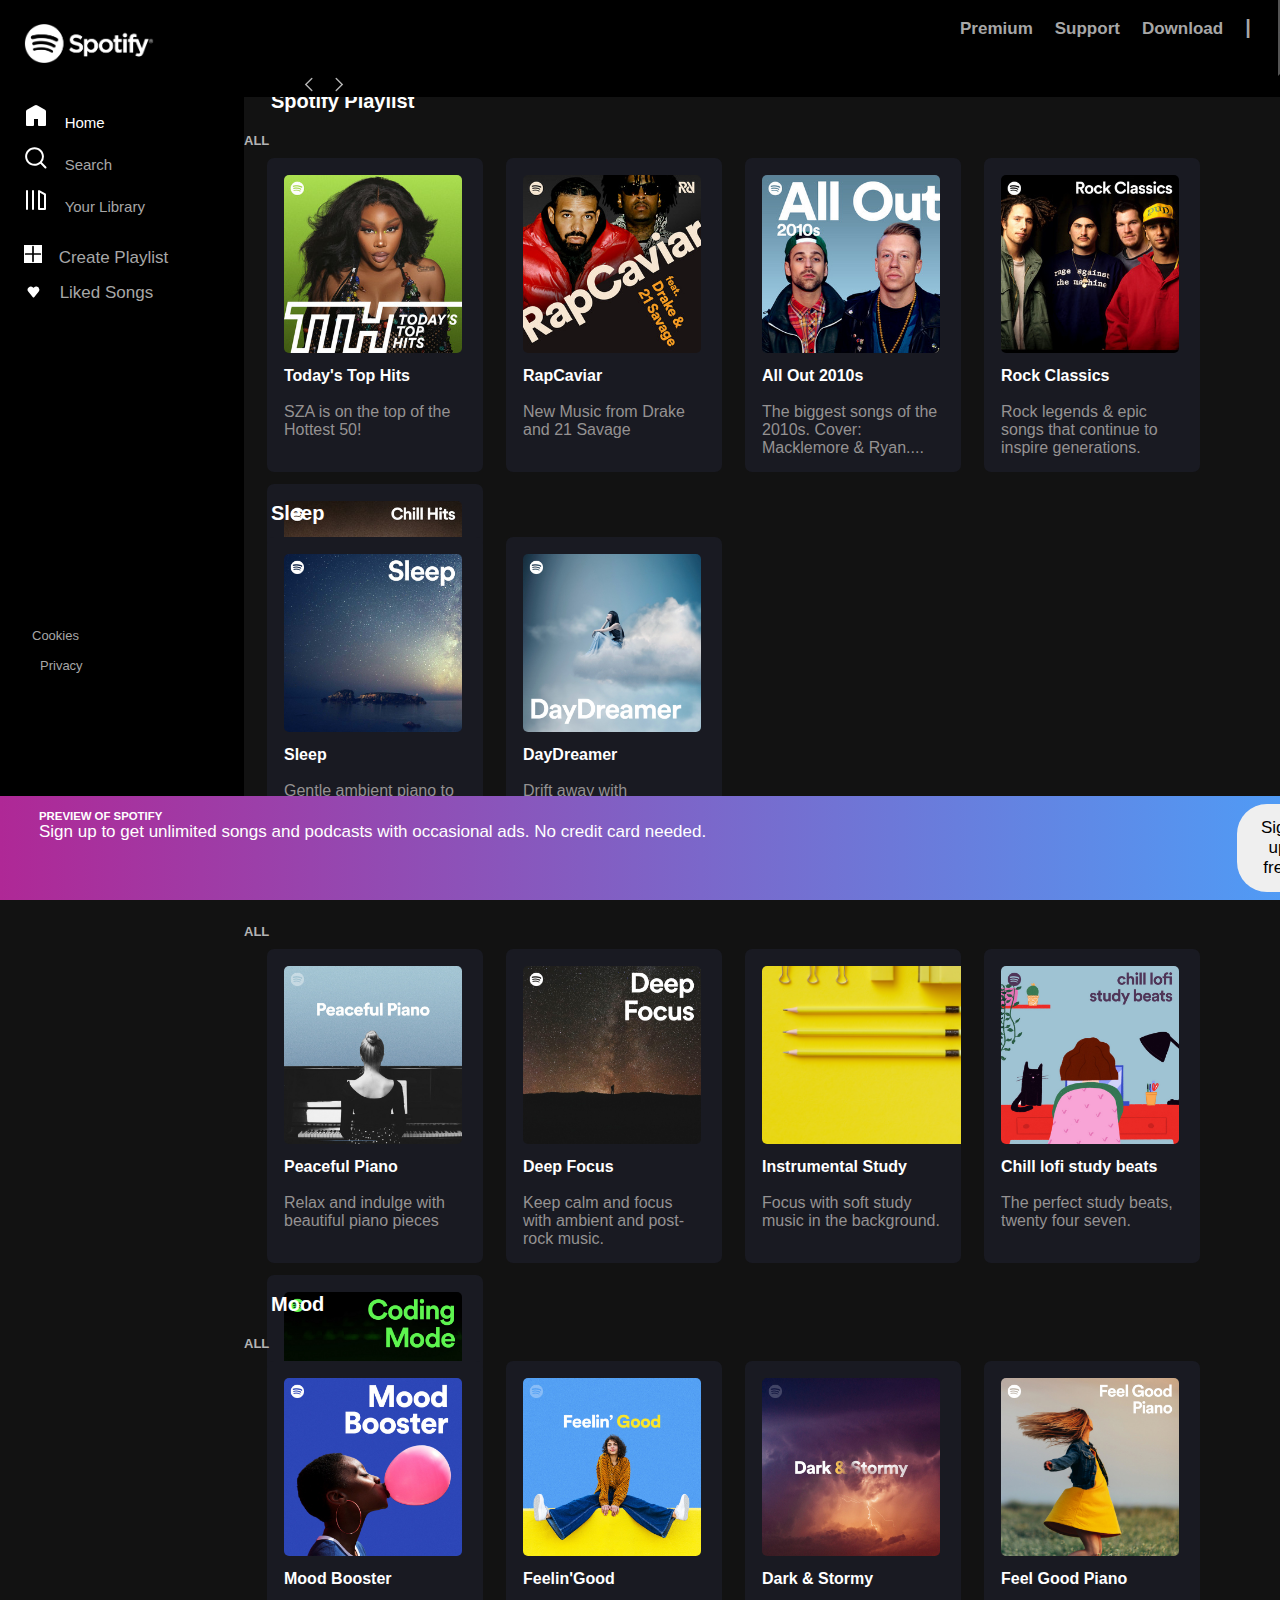
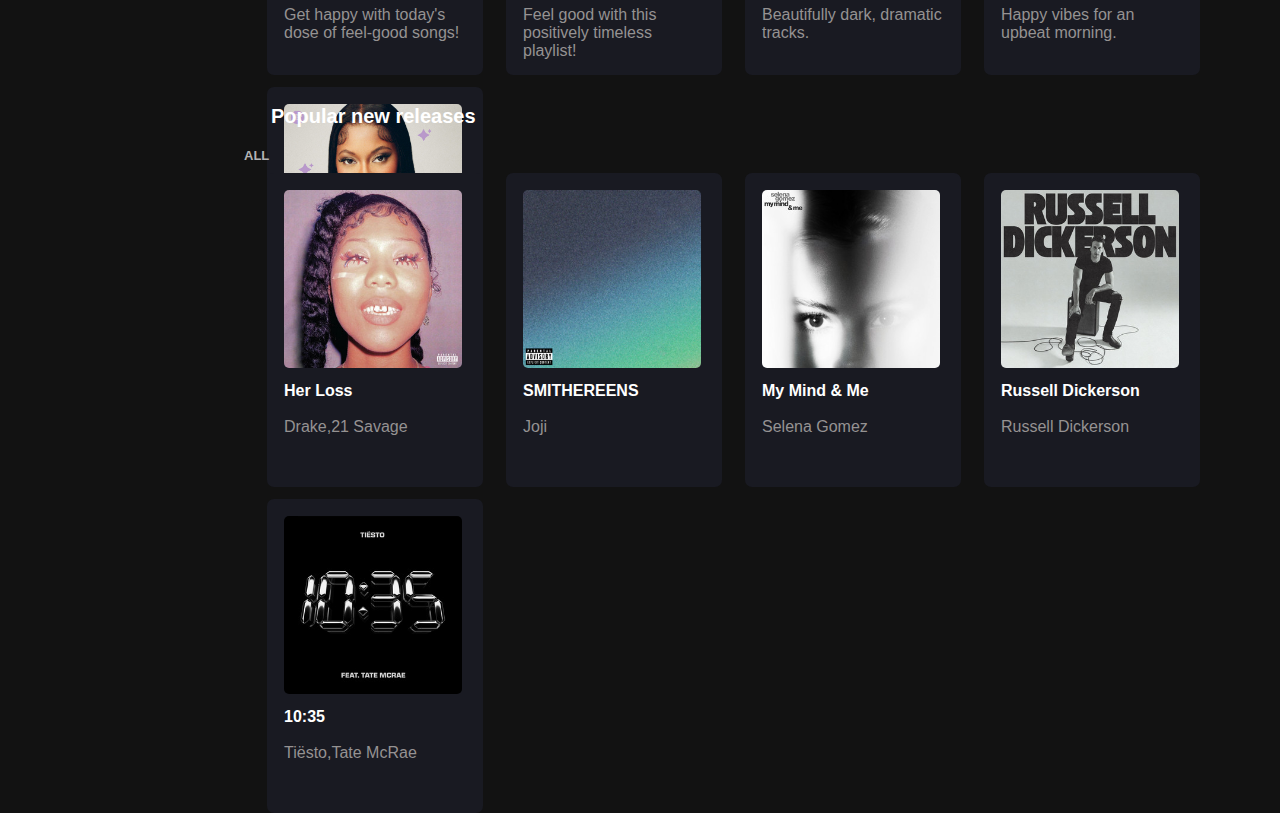
<file: index.html>
<!DOCTYPE html>
<html lang="en">
<head>
    <meta charset="UTF-8">
    <meta http-equiv="X-UA-Compatible" content="IE=edge">
    <meta name="viewport" content="width=device-width, initial-scale=1.0">
    <title>Spotify – Web Player</title>
    <link rel="stylesheet" href="style.css" type="text/css">
    <link rel="icon" type="image/x-icon" href="favicon.ico">
</head>
<body>
    <div class="sidebar">
            <img class="image" src="Spotify_Logo_RGB_White.png" alt="spotify"><br>
        <div class="sidebar-contents">
            <svg style="fill:white;" role="img" height="24" width="24" class="Svg-ytk21e-0 eqtHWV home-active-icon" aria-hidden="true" viewBox="0 0 24 24"><path d="M13.5 1.515a3 3 0 00-3 0L3 5.845a2 2 0 00-1 1.732V21a1 1 0 001 1h6a1 1 0 001-1v-6h4v6a1 1 0 001 1h6a1 1 0 001-1V7.577a2 2 0 00-1-1.732l-7.5-4.33z"></path></svg>
            <a href="#"class="button1">Home</a> <br>

            <!-- <br><br><img class="icon" src="search_icon.svg" alt="icon"> -->
            <br><svg style="fill:white;" role="img" height="24" width="24" class="Svg-ytk21e-0 eqtHWV search-icon" aria-hidden="true" viewBox="0 0 24 24"><path d="M10.533 1.279c-5.18 0-9.407 4.14-9.407 9.279s4.226 9.279 9.407 9.279c2.234 0 4.29-.77 5.907-2.058l4.353 4.353a1 1 0 101.414-1.414l-4.344-4.344a9.157 9.157 0 002.077-5.816c0-5.14-4.226-9.28-9.407-9.28zm-7.407 9.279c0-4.006 3.302-7.28 7.407-7.28s7.407 3.274 7.407 7.28-3.302 7.279-7.407 7.279-7.407-3.273-7.407-7.28z"></path></svg>
            <a href="#" class="button2">Search</a> <br>

            <!-- <br><br><img class="icon" src="library_icon.svg" alt="icon"> -->

            <br><svg style="fill:white;" role="img" height="24" width="24" class="Svg-ytk21e-0 eqtHWV collection-icon" aria-hidden="true" viewBox="0 0 24 24"><path d="M14.5 2.134a1 1 0 011 0l6 3.464a1 1 0 01.5.866V21a1 1 0 01-1 1h-6a1 1 0 01-1-1V3a1 1 0 01.5-.866zM16 4.732V20h4V7.041l-4-2.309zM3 22a1 1 0 01-1-1V3a1 1 0 012 0v18a1 1 0 01-1 1zm6 0a1 1 0 01-1-1V3a1 1 0 012 0v18a1 1 0 01-1 1z"></path></svg>
            <a href="#" class="button2">Your Library</a>

            <div class="content1">
                <br><br>
                <img class="icon1" src="plus_icon.svg" alt="icon"> 
                <!-- <svg style="fill:white;" role="img" height="12" width="12" aria-hidden="true" viewBox="0 0 16 16" class="Svg-ytk21e-0 eqtHWV"><path d="M15.25 8a.75.75 0 01-.75.75H8.75v5.75a.75.75 0 01-1.5 0V8.75H1.5a.75.75 0 010-1.5h5.75V1.5a.75.75 0 011.5 0v5.75h5.75a.75.75 0 01.75.75z"></path></svg> -->
                <a href="#" class="button3">Create Playlist</a><br>

                <!-- <br><img class="icon2" src="liked.svg" alt="icon"> -->
                <br><svg style="fill:white;" role="img" height="12" width="19" aria-hidden="true" viewBox="0 0 16 16" class="Svg-ytk21e-0 eqtHWV"><path d="M15.724 4.22A4.313 4.313 0 0012.192.814a4.269 4.269 0 00-3.622 1.13.837.837 0 01-1.14 0 4.272 4.272 0 00-6.21 5.855l5.916 7.05a1.128 1.128 0 001.727 0l5.916-7.05a4.228 4.228 0 00.945-3.577z"></path></svg>
                <a href="#"class="button3"> Liked Songs</a>
            </div>
            
            <div class="bottom11">
            <ul>
                <li>
                    <a class="atag"href="#">Cookies</a><br><br>
                </li>

                <li>
                    <a class="atag"href="#">Privacy</a>
                </li>
            </ul>
            </div>
        </div>
    </div>
<div class="body1">
    <div class="top-nav">
        <div class="right-side">
            <a href="#" class="atg">Premium</a>
            <a href="#" class="atg">Support</a>
            <a href="#" class="atg">Download</a> 
            <a style="font-size:20px;" class="atg line"  href="">|</a>
            <button class="bt2">Sign Up</button>
            <button class="bt1">Log in</button> 
        </div>
        <!-- <img class="arrow" src="left.svg" alt="arrow_icon">

        <img class="arrow" src="right.svg" alt="arrow_icon"> -->
            <svg role="img" height="17" width="17" class="svgi" viewBox="0 0 24 24"><path d="M15.957 2.793a1 1 0 010 1.414L8.164 12l7.793 7.793a1 1 0 11-1.414 1.414L5.336 12l9.207-9.207a1 1 0 011.414 0z"></path></svg>
            <svg role="img" height="17" width="17" class="svgi" viewBox="0 0 24 24"><path d="M8.043 2.793a1 1 0 000 1.414L15.836 12l-7.793 7.793a1 1 0 101.414 1.414L18.664 12 9.457 2.793a1 1 0 00-1.414 0z"></path></svg>

    </div>
</div>
<div class="Body-content">
<!-- one-->
        <br><h3><a class="heading" href="#">Spotify Playlist</a></h3>
        <a class="seeall" href="#">SEE ALL</a>
    <div class="album-content">
            <div class="list">
                <div class="list1"> 
                    <!-- <svg xmlns="http://www.w3.org/2000/svg" fill="none" viewBox="0 0 24 24" stroke-width="1.5" stroke="currentColor" class="w-6 h-6">
                        <path stroke-linecap="round" stroke-linejoin="round" d="M5.25 5.653c0-.856.917-1.398 1.667-.986l11.54 6.348a1.125 1.125 0 010 1.971l-11.54 6.347a1.125 1.125 0 01-1.667-.985V5.653z" />
                    </svg> -->
                    <div class="image">
                        <img class="img1" src="album1.jpg" alt="album_img">
                    </div>
                    <div class="text">
                        <h4>Today's Top Hits</h4><br>
                        <p style="color: #959292;">SZA is on the top of the Hottest 50!</p>
                    </div>
                </div>
                
                <div class="list1">
                    <div class="image">
                        <img class="img1" src="album2.jpg" alt="album_img">
                    </div>
                    <div class="text">
                        <h4>RapCaviar</h4><br>
                        <p style="color: #959292;">New Music from Drake and 21 Savage</p>
                    </div>
                </div>
                <div class="list1">
                    <div class="image">
                        <img class="img1" src="album3.jpg" alt="album_img">
                    </div>
                    <div class="text">
                        <h4>All Out 2010s</h4><br>
                        <p style="color: #959292;">The biggest songs of the 2010s. Cover: Macklemore & Ryan....</p>
                    </div>
                </div>
                <div class="list1">
                    <div class="image">
                        <img class="img1" src="album4.jpg" alt="album_img">
                    </div>
                    <div class="text">
                        <h4>Rock Classics</h4><br>
                        <p style="color: #959292;">Rock legends & epic songs that continue to inspire generations.</p>
                    </div>
                </div> 
                <div class="list1">
                    <div class="image">
                        <img class="img1" src="album5.jpg" alt="album_img">
                    </div>
                    <div class="text">
                        <h4>Chill Hits</h4><br>
                        <p style="color: #959292;">Kick back to the best new and recent chill hits.</p>
                    </div>
                </div>   
        </div> 
    </div>
<!-- two -->
    <div class="album-content">
        <br><h3><a class="heading" href="#">Sleep</a></h3>
        <div class="list">
            <div class="list1"> 
                <div class="image">
                    <img class="img1" src="sleep1.jpg" alt="album_img">
                </div>
                <div class="text">
                    <h4>Sleep</h4><br>
                    <p style="color: #959292;">Gentle ambient piano to help you fall asleep.</p>
                </div>
            </div>
            
            <div class="list1">
                <div class="image">
                    <img class="img1" src="sleep2.jpg" alt="album_img">
                </div>
                <div class="text">
                    <h4>DayDreamer</h4><br>
                    <p style="color: #959292;">Drift away with enthralling instrumentals.</p>
                </div>
            </div>   
        </div> 
    </div>
<!-- three -->
<br><h3><a class="heading" href="#">Focus</a></h3>
        <a class="seeall" href="#">SEE ALL</a>
    <div class="album-content">
            <div class="list">
                <div class="list1"> 
                    <div class="image">
                        <img class="img1" src="focus1.jpg" alt="album_img">
                    </div>
                    <div class="text">
                        <h4>Peaceful Piano</h4><br>
                        <p style="color: #959292;">Relax and indulge with beautiful piano pieces</p>
                    </div>
                </div>
                
                <div class="list1">
                    <div class="image">
                        <img class="img1" src="focus2.jpg" alt="album_img">
                    </div>
                    <div class="text">
                        <h4>Deep Focus</h4><br>
                        <p style="color: #959292;">Keep calm and focus with ambient and post-rock music.</p>
                    </div>
                </div>
                <div class="list1">
                    <div class="image">
                        <img class="img1" src="focus3.jpg" alt="album_img">
                    </div>
                    <div class="text">
                        <h4>Instrumental Study</h4><br>
                        <p style="color: #959292;">Focus with soft study music in the background.</p>
                    </div>
                </div>
                <div class="list1">
                    <div class="image">
                        <img class="img1" src="focus4.jpg" alt="album_img">
                    </div>
                    <div class="text">
                        <h4>Chill lofi study beats</h4><br>
                        <p style="color: #959292;">The perfect study beats, twenty four seven.</p>
                    </div>
                </div> 
                <div class="list1">
                    <div class="image">
                        <img class="img1" src="focus5.jpg" alt="album_img">
                    </div>
                    <div class="text">
                        <h4>Coding Mode</h4><br>
                        <p style="color: #959292;">Dedicated to all the programmers out there.</p>
                    </div>
                </div>   
        </div> 
    </div>
<!-- four -->
<br><h3><a class="heading" href="#">Mood</a></h3>
        <a class="seeall" href="#">SEE ALL</a>
    <div class="album-content">
            <div class="list">
                <div class="list1"> 
                    <div class="image">
                        <img class="img1" src="mood1.jpg" alt="album_img">
                    </div>
                    <div class="text">
                        <h4>Mood Booster</h4><br>
                        <p style="color: #959292;">Get happy with today's dose of feel-good songs!</p>
                    </div>
                </div>
                
                <div class="list1">
                    <div class="image">
                        <img class="img1" src="mood2.jpg" alt="album_img">
                    </div>
                    <div class="text">
                        <h4>Feelin'Good</h4><br>
                        <p style="color: #959292;">Feel good with this positively timeless playlist!
                        </p>
                    </div>
                </div>
                <div class="list1">
                    <div class="image">
                        <img class="img1" src="mood3.jpg" alt="album_img">
                    </div>
                    <div class="text">
                        <h4>Dark & Stormy</h4><br>
                        <p style="color: #959292;">Beautifully dark, dramatic tracks.
                        </p>
                    </div>
                </div>
                <div class="list1">
                    <div class="image">
                        <img class="img1" src="mood4.jpg" alt="album_img">
                    </div>
                    <div class="text">
                        <h4>Feel Good Piano</h4><br>
                        <p style="color: #959292;">Happy vibes for an upbeat morning.</p>
                    </div>
                </div> 
                <div class="list1">
                    <div class="image">
                        <img class="img1" src="mood5.jpg" alt="album_img">
                    </div>
                    <div class="text">
                        <h4>Feelin'Myself</h4><br>
                        <p style="color: #959292;">The hip-hop playlist that's a whole mood. Art By Laci Jordan; Cover: Big Boss Vette.</p>
                    </div>
                </div>   
        </div> 
    </div>
<!-- five -->
<br><h3><a class="heading" href="#">Popular new releases</a></h3>
        <a class="seeall" href="#">SEE ALL</a>
    <div class="album-content">
            <div class="list">
                <div class="list1"> 
                    <div class="image">
                        <img class="img1" src="new1.jpg" alt="album_img">
                    </div>
                    <div class="text">
                        <h4>Her Loss</h4><br>
                        <p style="color: #959292;">Drake,21 Savage</p>
                    </div>
                </div>
                
                <div class="list1">
                    <div class="image">
                        <img class="img1" src="new2.jpg" alt="album_img">
                    </div>
                    <div class="text">
                        <h4>SMITHEREENS</h4><br>
                        <p style="color: #959292;">Joji</p>
                    </div>
                </div>
                <div class="list1">
                    <div class="image">
                        <img class="img1" src="new3.jpg" alt="album_img">
                    </div>
                    <div class="text">
                        <h4>My Mind & Me</h4><br>
                        <p style="color: #959292;">Selena Gomez</p>
                    </div>
                </div>
                <div class="list1">
                    <div class="image">
                        <img class="img1" src="new4.jpg" alt="album_img">
                    </div>
                    <div class="text">
                        <h4>Russell Dickerson</h4><br>
                        <p style="color: #959292;">Russell Dickerson</p>
                    </div>
                </div> 
                <div class="list1">
                    <div class="image">
                        <img class="img1" src="new5.jpg" alt="album_img">
                    </div>
                    <div class="text">
                        <h4>10:35</h4><br>
                        <p style="color: #959292;">Tiësto,Tate McRae</p>
                    </div>
                </div>   
        </div> 
    </div>
    <div></div>

</div> 



<div class="preview">
    <div class="text1">
        <h6>PREVIEW OF SPOTIFY</h6>
        <p>Sign up to get unlimited songs and podcasts with occasional ads. No credit card needed.</p>
    </div>
    <div class="button12">
        <button class="button-sign1">Sign up free</button>
    </div>
</div>


</div>

</body>
</html>
</file>
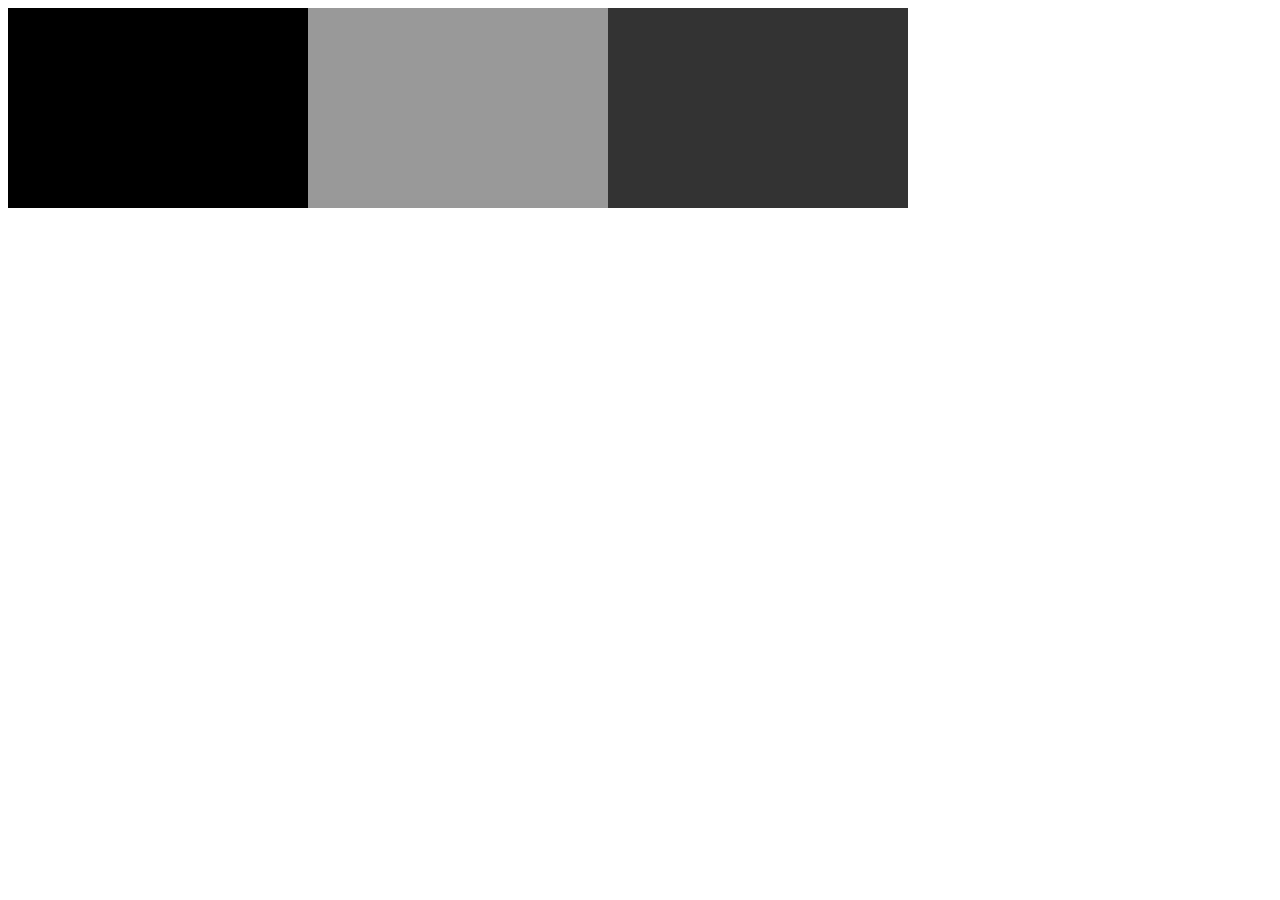
<file: box.html>
<!DOCTYPE html>
<html lang="en">
<head>
	<meta charset="UTF-8">
	<meta http-equiv="X-UA-Compatible" content="IE=edge">
	<meta name="viewport" content="width=device-width, initial-scale=1.0">
	<title>Document</title>
	<link rel="stylesheet" href="box.css" type="text/css">
</head>
<body>
	<div class="container">
		<div class="box1"></div>
		<div class="box2"></div>
		<div class="box3"></div>    
	</div>
</body>
</html>
</file>
<file: style.css>
*{
    margin: 0;
    padding: 0;
    

}
body {
    background-color: #121212;
    font-family: 'Montserrat', sans-serif;
    margin-left:244px
}

.sidebar {
    position: fixed;
    left: 0;
    top: 0;
    bottom: 0;
    width: 196px;
    background-color: #000000;
    padding: 24px;
}

.image{
    width: 130px;
}

.sidebar-contents{
    margin-top: 37px;
    color: #656565;
    text-decoration: none;
    font-size: 13px;
}

.button1{
    text-decoration: none;
    color: #fff;
    font-family: "Helvetica Neue", helvetica, arial, "Hiragino Kaku Gothic Pro","MS Gothic";
    margin-left: 13px;
    font-size: 15px;
}   

.button2{
    text-decoration: none;
    color: #a7a7a7;
    font-family: "Helvetica Neue", helvetica, arial, "Hiragino Kaku Gothic Pro","MS Gothic";
    margin-left: 13px;
    font-size: 15px;
}
.content1{
    padding-bottom: 147px;
}

.button3{
    text-decoration: none;
    color: #a7a7a7;
    font-family: "Helvetica Neue", helvetica, arial, "Hiragino Kaku Gothic Pro","MS Gothic";
    margin-left: 13px;
    font-size: 17px;
}
.icon{
    /* background-color: white;
    width: 10px;
    color: #fff; */
    /* background-color: #000000;
    fill: #ffffff;
    width: 10px; */
    background-color: #e6e1e1;
    width: 25px;


}


.svgi{
    margin-left: 57px;
    margin-right: -49px;
}



.icon1{
    fill: #656565;
    background-color: #ffffff;
    width: 18px;
}

.icon2{
    fill: #ffffff;
    background-color: #dfd4d4;
    width: 18px;
}


.atag:hover{
    text-decoration: underline;
}


ul{
    list-style: none;

}

a{
    text-decoration: none;
    color: #a7a7a7;


}

a:hover{
    color:#ffffff;
}

.bottom11{
    margin-top: 178px;
}

.top-nav{
    position:fixed;
    /* background: white; */
    background-color: #000000;
    fill: #b3b3b3;
    
}

.arrow{
    fill: #ffffff;
    background: #ebdfdf;
}

.Body-content{
    color: #ffffff;
    padding-top: 72px;

    
}

.right-side{
    margin-left: 694px;
    font-size: 10px;
    display: flex;
}
li{
    display: inline;
    margin: 0px 8px;
    width: 70px;
}

.sign{
    padding: 0;
    font-size: 16px;
    font-weight: bold;
    color: #656565;
    text-decoration: none;
    font-size: 17px;
}

.heading{
    color: #ffffff;
    font-size: 20px;
    text-decoration: none;
    margin-left: 27px;
}

.heading:hover{
    text-decoration: underline;
}
.album-content{
    margin-top: -3px;
}

.atg{
    padding-top: 24px;    margin-left: 22px;
    padding-top: 19px;
    font-size: 17px;
    font-weight: bold;
}

.line{
    padding-top: 16px;
}

.bt1{
    /* margin-top: -19px;
    margin-left: 48px; */
    border-radius: 30px;
    padding: 16px;
    padding-right: 23px;
    padding-left: 27px;
    font-size: 17px;
    margin-left: 10px;
    transition: transform .2s;
}
.bt2{
    padding: 0;
    font-weight: bold;
    color: #a7a7a7;
    text-decoration: none;
    background: #000000;
    font-size: 14px;
    margin-left: 27px;
}
.bt2:hover{
    color: #ffffff;
}

.bt1:hover{
    
    transform: scale(1.0);
    color: #121212;
    font-weight: bold;
}
.list {
    box-sizing: border-box;
    float: left;
    width: 100%;
    margin: 0 auto;
    height: 356px;;
   
    
	}
/* .album-content{
    overflow-x: scroll;
    overflow-y: hidden;
    display: flex;
}
.album-content::-webkit-scrollbar{
display: none;
    } */

.list1 {
    
    padding: 17px;
    float: left;
    background-color: rgb(25, 26, 34);
    width: 182px;
    height: 280px;
    margin-left: 23px;
    margin-top: 12px;
    overflow: hidden;
    cursor: pointer; 
    border-radius: 7px;
}
.list1:hover{
    background-color: #282424;
    

    }
.svg2{
    
}

.img1{
    height: 178px;
    border-radius: 5px;
}

.text{
    margin-top: 10px;
}

.seeall{
    text-decoration: none;
    font-weight: bold;
    color: #b3b3b3;
    font-weight: bold;
    font-size: 13px;
    margin-left: 1136px;
}

.seeall:hover{
    text-decoration: underline;
}

.bottom_n{
    padding: 16px;
    margin-bottom: 30px;
}


.preview{
    
    background-image: linear-gradient(to right,#af2896,#509bf5 );
    overflow: hidden;
    position: fixed;
    bottom: 0;
    left:0;
    right:0;
    width: 100%;
    
}
.text1{
    font-size: 17px;
    margin-top: 14px;
    margin-left: 39px;
    color: #ffffff;
    
}

.button12{
    padding-bottom: 8px;
    margin-left: 1237px;
    display: flex;
}

.button-sign1{
    border-radius: 30px;
    font-size: 17px;
    padding: 14px;
    margin-top: -38px;
    border: 0;
    padding-right: 24px;
    padding-left: 24px;
    transition: transform.2s;
}

.button-sign1:hover{
    transform: scale(1.0);
    color: #121212;
    font-weight: bold;
}
</file>
<file: box.css>
.container {
	float:left;
	width: 960px;
	margin: 0 auto;
	height: 500px;
	}
   
   .box1 {
	float:left;
	background-color: #000;
	width: 300px;
	height: 200px;
	}
	.box2 {
    
	float:left;
	background-color: #999;
	width: 300px;
	height: 200px;
	}
	.box3 {
	float:left;
	background-color: #333;
	width: 300px;
	height: 200px;
	}
</file>
